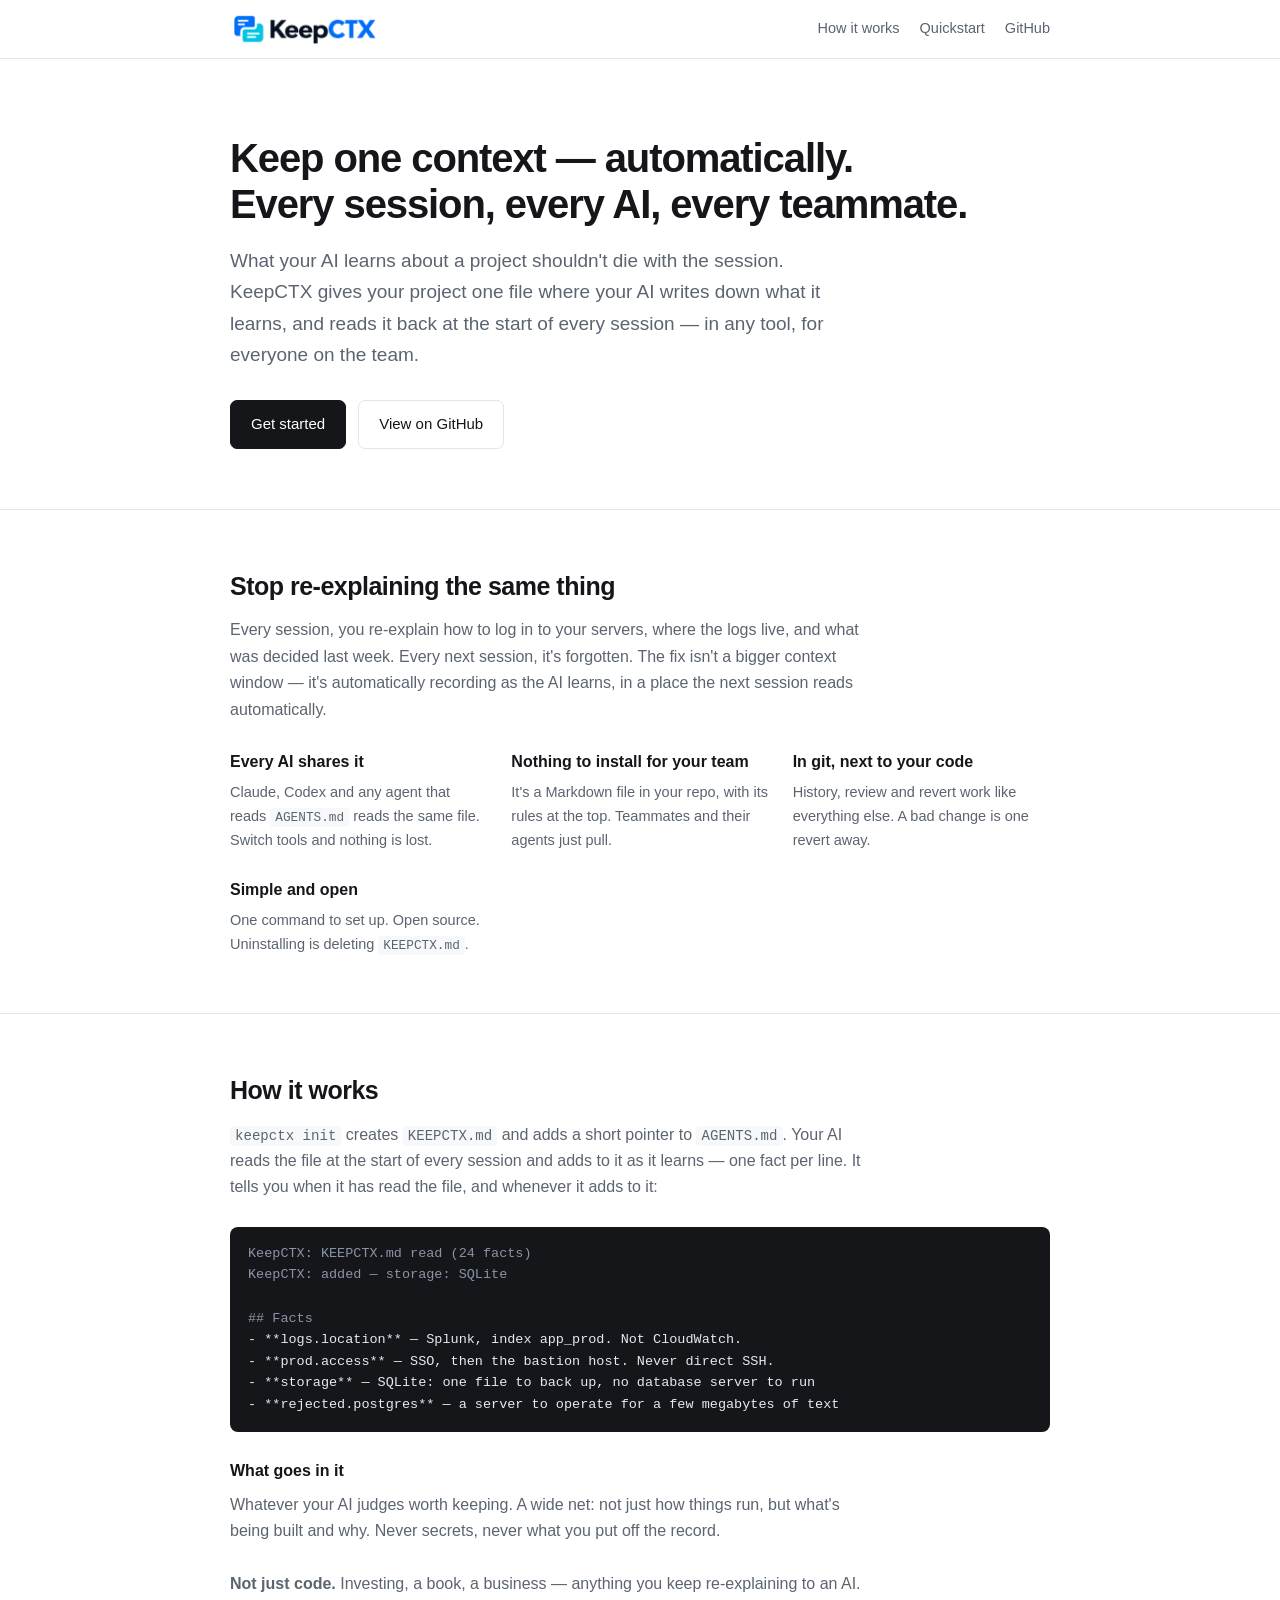
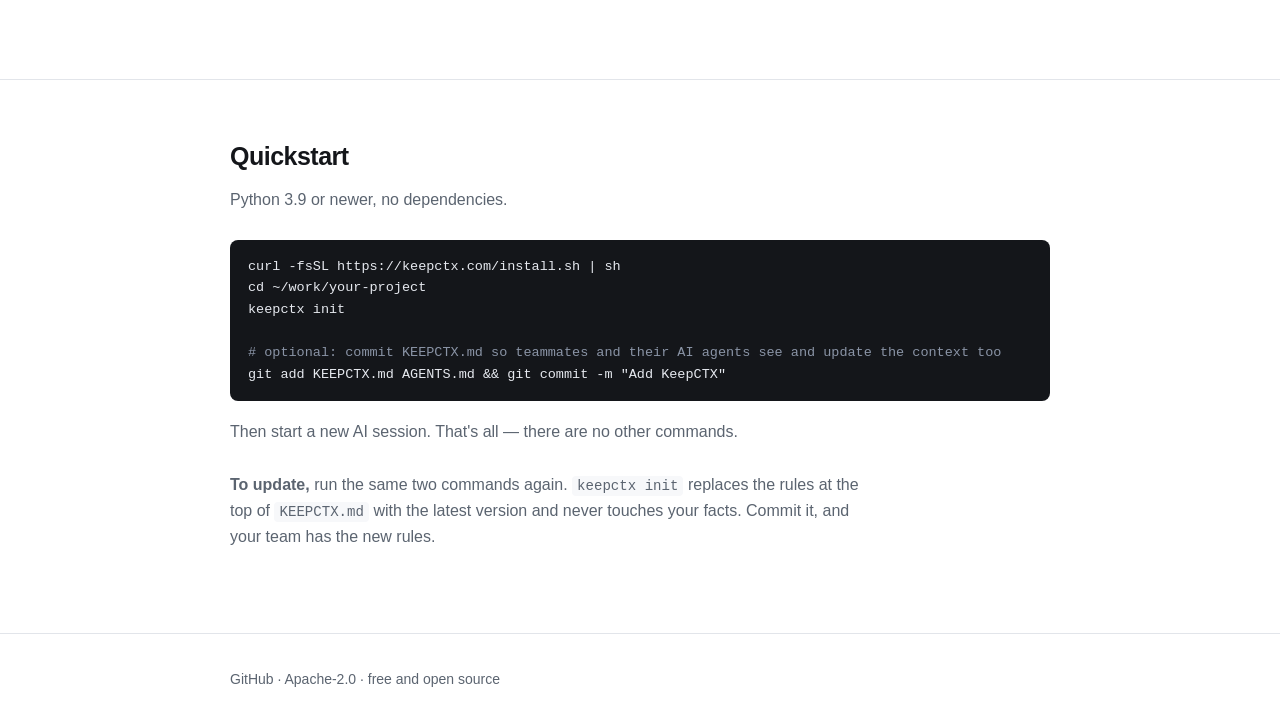
<file: web/index.html>
<!DOCTYPE html>
<html lang="en">
<head>
<meta charset="utf-8" />
<meta name="viewport" content="width=device-width,initial-scale=1" />
<title>KeepCTX — keep your AI context</title>
<meta name="description" content="Keep one context — automatically. Every session, every AI, every teammate. One file in your repo where your AI writes down what it learns and reads it back every session. Open source, nothing to install for your team." />
<link rel="stylesheet" href="style.css" />
</head>
<body>

<header><div class="wrap">
  <a class="logo" href="/"><img src="logo.png" alt="KeepCTX" width="148" height="36" /></a>
  <nav>
    <a href="#how">How it works</a>
    <a href="#quickstart">Quickstart</a>
    <a href="https://github.com/sentityco/keepctx">GitHub</a>
  </nav>
</div></header>

<div class="hero"><div class="wrap">
  <h1>Keep one context &mdash; automatically.<br />Every session, every AI, every teammate.</h1>
  <p class="lede">What your AI learns about a project shouldn't die with the session. KeepCTX
  gives your project one file where your AI writes down what it learns, and reads it back at the
  start of every session &mdash; in any tool, for everyone on the team.</p>
  <div class="cta">
    <a class="btn" href="#quickstart">Get started</a>
    <a class="btn ghost" href="https://github.com/sentityco/keepctx">View on GitHub</a>
  </div>
</div></div>

<section id="why"><div class="wrap">
  <h2>Stop re-explaining the same thing</h2>
  <p class="sub">Every session, you re-explain how to log in to your servers, where the logs
  live, and what was decided last week. Every next session, it's forgotten. The fix isn't a
  bigger context window &mdash; it's automatically recording as the AI learns, in a place the
  next session reads automatically.</p>

  <div class="grid">
    <div class="card">
      <h3>Every AI shares it</h3>
      <p>Claude, Codex and any agent that reads <code>AGENTS.md</code> reads the same file.
      Switch tools and nothing is lost.</p>
    </div>
    <div class="card">
      <h3>Nothing to install for your team</h3>
      <p>It's a Markdown file in your repo, with its rules at the top. Teammates and their
      agents just pull.</p>
    </div>
    <div class="card">
      <h3>In git, next to your code</h3>
      <p>History, review and revert work like everything else. A bad change is one revert
      away.</p>
    </div>
    <div class="card">
      <h3>Simple and open</h3>
      <p>One command to set up. Open source. Uninstalling is deleting <code>KEEPCTX.md</code>.</p>
    </div>
  </div>
</div></section>

<section id="how"><div class="wrap">
  <h2>How it works</h2>
  <p class="sub"><code>keepctx init</code> creates <code>KEEPCTX.md</code> and adds a short
  pointer to <code>AGENTS.md</code>. Your AI reads the file at the start of every session and
  adds to it as it learns &mdash; one fact per line. It tells you when it has read the
  file, and whenever it adds to it:</p>

<pre><code><span class="c">KeepCTX: KEEPCTX.md read (24 facts)</span>
<span class="c">KeepCTX: added — storage: SQLite</span>

<span class="c">## Facts</span>
- **logs.location** — Splunk, index app_prod. Not CloudWatch.
- **prod.access** — SSO, then the bastion host. Never direct SSH.
- **storage** — SQLite: one file to back up, no database server to run
- **rejected.postgres** — a server to operate for a few megabytes of text</code></pre>

  <h3>What goes in it</h3>
  <p class="sub">Whatever your AI judges worth keeping. A wide net: not just how things run,
  but what's being built and why. Never secrets, never what you put off the record.</p>
  <p class="sub" style="margin-top:22px"><strong>Not just code.</strong> Investing, a book, a
  business &mdash; anything you keep re-explaining to an AI.</p>
</div></section>

<section id="quickstart"><div class="wrap">
  <h2>Quickstart</h2>
  <p class="sub">Python 3.9 or newer, no dependencies.</p>
<pre><code>curl -fsSL https://keepctx.com/install.sh | sh
cd ~/work/your-project
keepctx init

<span class="c"># optional: commit KEEPCTX.md so teammates and their AI agents see and update the context too</span>
git add KEEPCTX.md AGENTS.md && git commit -m "Add KeepCTX"</code></pre>
  <p class="sub" style="margin-top:18px">Then start a new AI session. That's all &mdash; there
  are no other commands.</p>
  <p class="sub" style="margin-top:18px"><strong>To update,</strong> run the same two commands
  again. <code>keepctx init</code> replaces the rules at the top of <code>KEEPCTX.md</code> with
  the latest version and never touches your facts. Commit it, and your team has the new rules.</p>
</div></section>

<footer><div class="wrap">
  <a href="https://github.com/sentityco/keepctx">GitHub</a> ·
  Apache-2.0 · free and open source
</div></footer>
</body>
</html>
</file>
<file: web/style.css>
:root{--ink:#14161a;--dim:#5b6470;--line:#e2e5ea;--bg:#fff;--soft:#f7f8fa;
--acc:#1f6feb;--ok:#1a7f4b;--warn:#8a5a00;--mono:ui-monospace,SFMono-Regular,"SF Mono",Menlo,monospace}
*{box-sizing:border-box}
html{-webkit-text-size-adjust:100%}
body{margin:0;background:var(--bg);color:var(--ink);
font:16px/1.65 -apple-system,BlinkMacSystemFont,"Segoe UI",Helvetica,Arial,sans-serif}
.wrap{max-width:860px;margin:0 auto;padding:0 20px}
a{color:var(--acc);text-decoration:none}
a:hover{text-decoration:underline}
code,pre{font-family:var(--mono)}
code{background:var(--soft);padding:2px 5px;border-radius:4px;font-size:.88em}
pre{background:#14161a;color:#e6e9ef;padding:16px 18px;border-radius:8px;
overflow-x:auto;font-size:13.5px;line-height:1.6}
pre code{background:none;padding:0;color:inherit;font-size:inherit}
pre .c{color:#8a94a6}

header{border-bottom:1px solid var(--line);position:sticky;top:0;background:#fffe;backdrop-filter:blur(6px);z-index:10}
header .wrap{display:flex;align-items:center;gap:22px;height:58px}
.logo{font-family:var(--mono);font-weight:700;font-size:18px;color:var(--ink);letter-spacing:-.5px}
.logo:hover{text-decoration:none}
.logo img{display:block;height:36px;width:auto}
header nav{margin-left:auto;display:flex;gap:20px;font-size:14.5px}
header nav a{color:var(--dim)}
header nav a:hover{color:var(--ink);text-decoration:none}

.hero{padding:76px 0 60px;border-bottom:1px solid var(--line)}
h1{font-size:40px;line-height:1.15;letter-spacing:-1.1px;margin:0 0 18px;font-weight:700}
.lede{font-size:19px;color:var(--dim);margin:0 0 30px;max-width:620px}
.cta{display:flex;gap:12px;flex-wrap:wrap;align-items:center}
.btn{display:inline-block;background:var(--ink);color:#fff;padding:11px 20px;
border-radius:7px;font-size:15px;font-weight:500;border:1px solid var(--ink);cursor:pointer}
.btn:hover{text-decoration:none;opacity:.88}
.btn.ghost{background:none;color:var(--ink);border-color:var(--line)}

section{padding:56px 0;border-bottom:1px solid var(--line)}
h2{font-size:25px;letter-spacing:-.5px;margin:0 0 10px}
h3{font-size:16px;margin:26px 0 8px}
.sub{color:var(--dim);margin:0 0 26px;max-width:640px}
.grid{display:grid;grid-template-columns:repeat(auto-fit,minmax(240px,1fr));gap:24px}
.card h3{margin:0 0 6px;font-size:16px}
.card p{margin:0;color:var(--dim);font-size:14.5px}
footer{padding:34px 0;color:var(--dim);font-size:14px}
footer a{color:var(--dim)}
@media(max-width:620px){h1{font-size:31px}.hero{padding:52px 0 44px}header nav a:nth-child(-n+2){display:none}}
</file>
